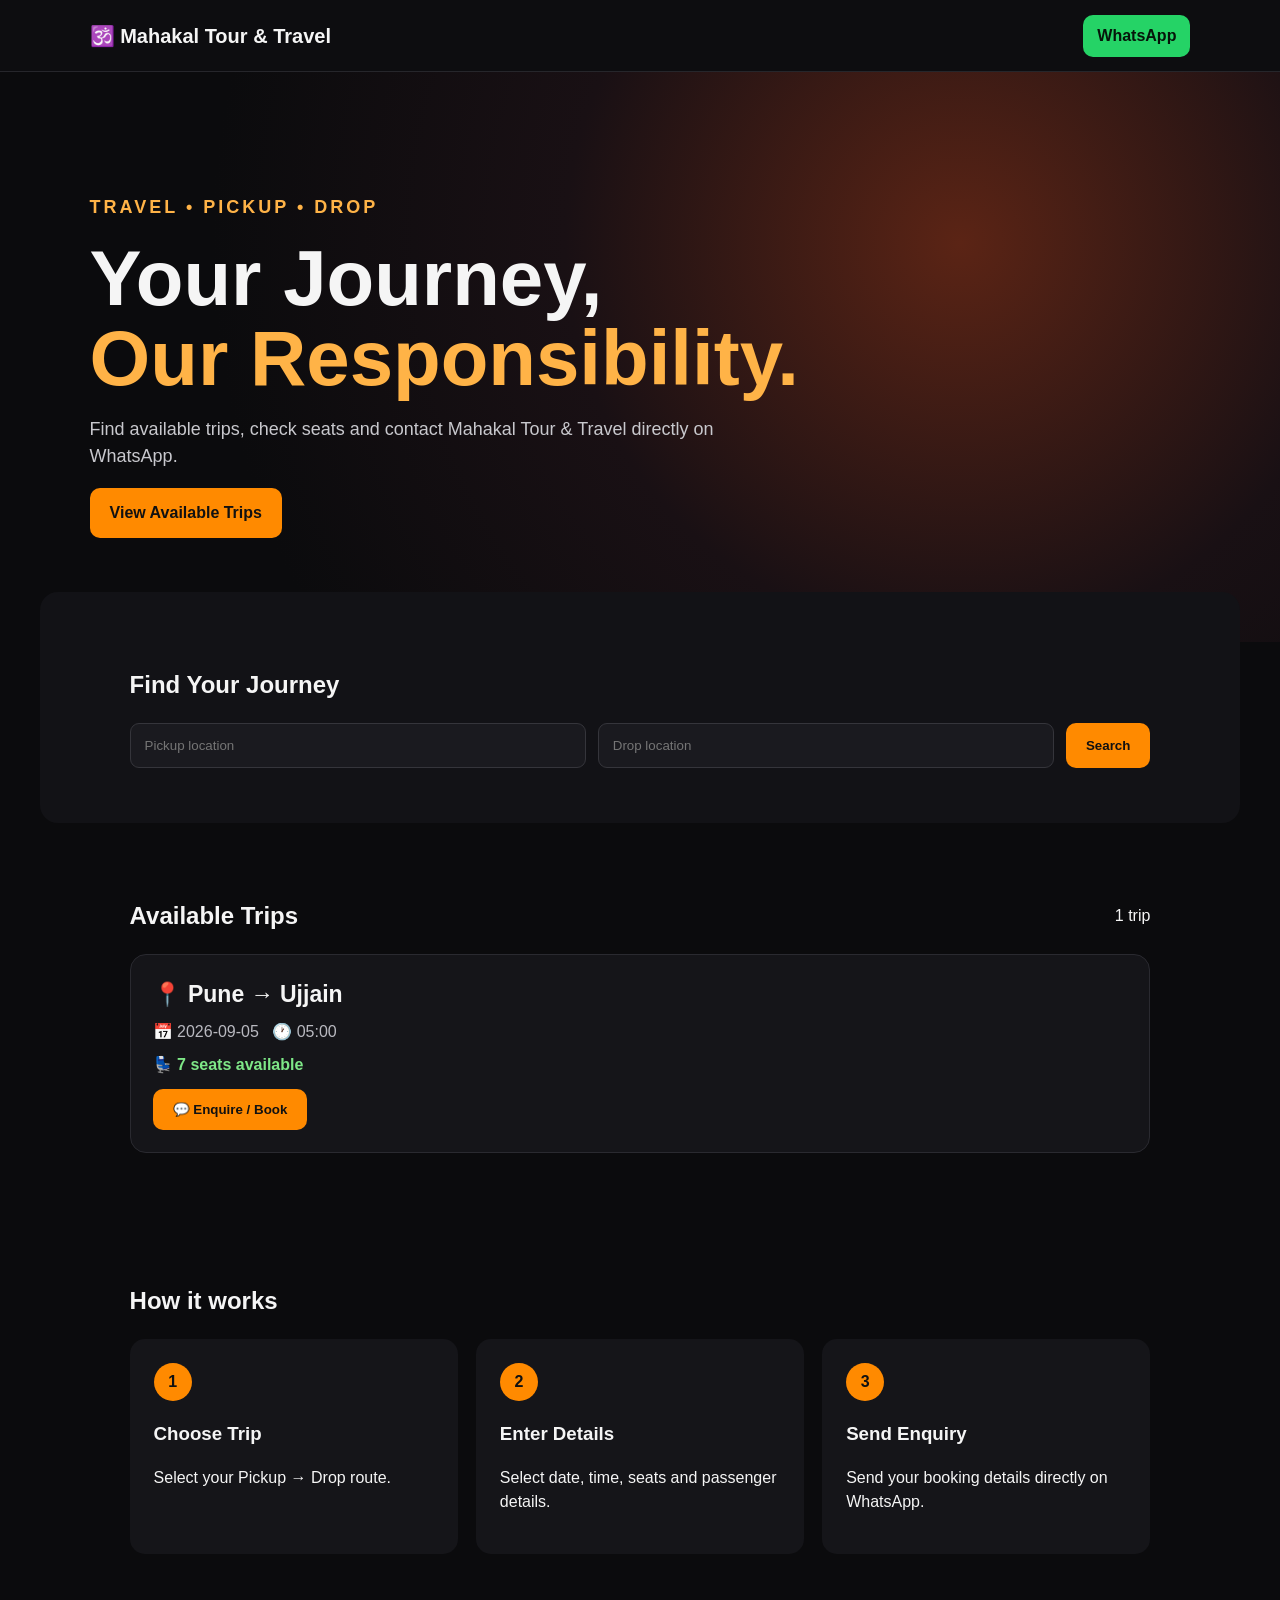
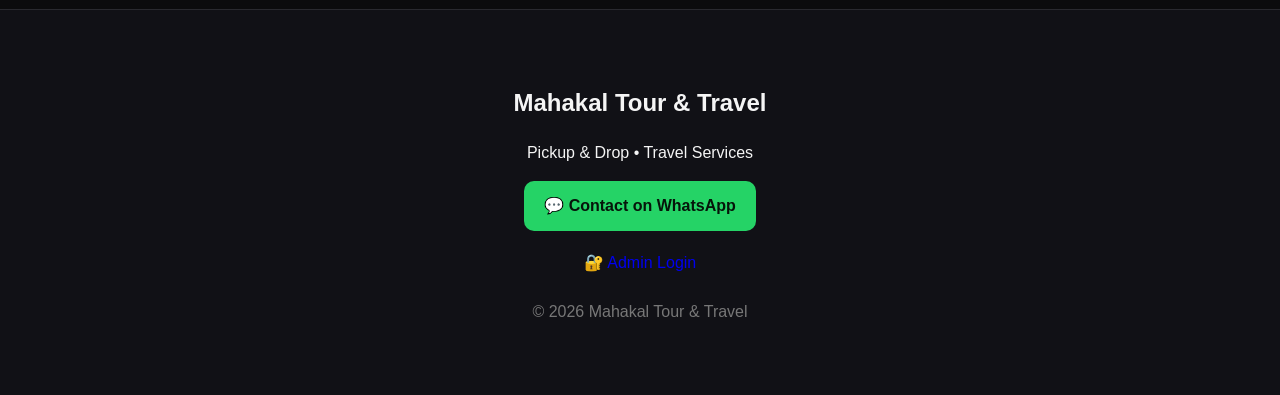
<file: index.html>
<!DOCTYPE html>
<html lang="en">
<head>
<meta charset="UTF-8">
<meta name="viewport" content="width=device-width,initial-scale=1.0">
<title>Mahakal Tour & Travel</title>
<link rel="stylesheet" href="style.css">
</head>
<body>
<header>
<div class="brand">🕉️ Mahakal Tour & Travel</div>
<a class="wa small" href="https://wa.me/919630783154" target="_blank">WhatsApp</a>
</header>
<section class="hero">
<div>
<p class="tag">TRAVEL • PICKUP • DROP</p>
<h1>Your Journey,<br><span>Our Responsibility.</span></h1>
<p>Find available trips, check seats and contact Mahakal Tour & Travel directly on WhatsApp.</p>
<a class="btn" href="#trips">View Available Trips</a>
</div>
</section>
<section class="search">
<h2>Find Your Journey</h2>
<div class="grid">
<input id="fromSearch" placeholder="Pickup location">
<input id="toSearch" placeholder="Drop location">
<button class="btn" onclick="filterTrips()">Search</button>
</div>
</section>
<section id="trips" class="section">
<div class="section-head">
<h2>Available Trips</h2>
<span id="tripCount"></span>
</div>
<div id="tripList" class="cards"></div>
</section>
<div id="bookingModal" class="modal">
<div class="booking-box">
<button class="close" onclick="closeBooking()">×</button>
<h2>🚌 Book Your Trip</h2>
<p class="booking-subtitle">Enter your travel details</p>
<label>👤 Passenger Name</label>
<input id="bookingName" type="text" placeholder="Enter your name">
<label>📱 Passenger Mobile Number</label>
<input id="bookingPhone" type="tel" inputmode="numeric" maxlength="10" placeholder="Enter 10 digit mobile number">
<label>📍 Pickup Point</label>
<select id="bookingFrom"><option value="">Select Pickup Point</option></select>
<label>📍 Drop Point</label>
<select id="bookingTo"><option value="">Select Drop Point</option></select>
<label>📅 Travel Date</label>
<input id="bookingDate" type="date">
<label>🕐 Travel Time</label>
<input id="bookingTime" type="time">
<label>💺 Number of Seats</label>
<select id="bookingSeats"><option value="">Select Seats</option></select>
<button class="btn booking-btn" onclick="sendBooking()">💬 Send Booking Enquiry</button>
</div>
</div>
<section class="how">
<h2>How it works</h2>
<div class="steps">
<div><b>1</b><h3>Choose Trip</h3><p>Select your Pickup → Drop route.</p></div>
<div><b>2</b><h3>Enter Details</h3><p>Select date, time, seats and passenger details.</p></div>
<div><b>3</b><h3>Send Enquiry</h3><p>Send your booking details directly on WhatsApp.</p></div>
</div>
</section>
<footer>
<h2>Mahakal Tour & Travel</h2>
<p>Pickup & Drop • Travel Services</p>
<a class="wa" href="https://wa.me/919630783154" target="_blank">💬 Contact on WhatsApp</a>
<p style="margin-top:20px;"><a href="admin.html" style="text-decoration:none;">🔐 Admin Login</a></p>
<p class="copy">© 2026 Mahakal Tour & Travel</p>
</footer>
<script src="mahakal-script.js"></script>
</body>
</html>
</file>
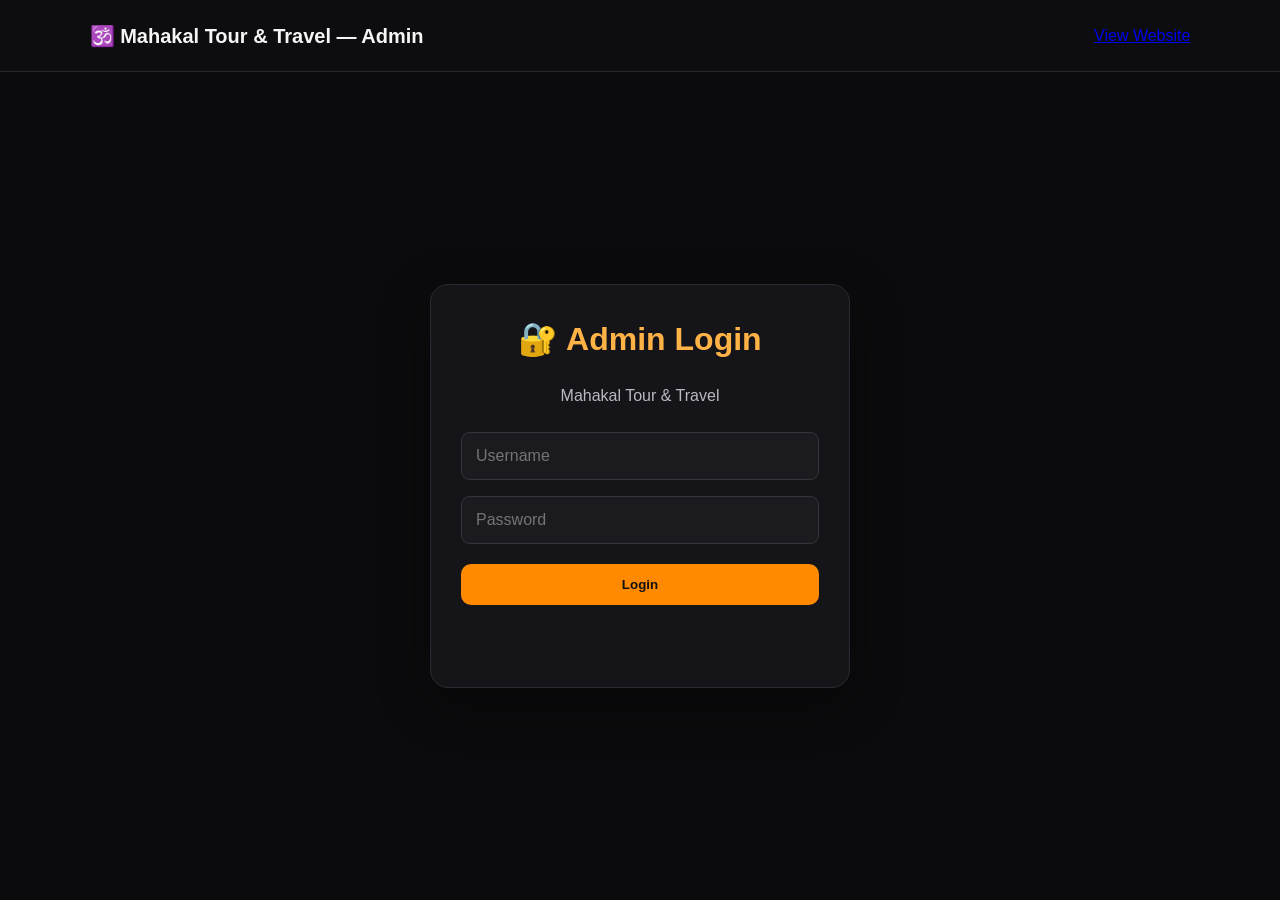
<file: admin.html>
<!DOCTYPE html>
<html lang="en">

<head>

<meta charset="UTF-8">

<meta name="viewport"
      content="width=device-width,initial-scale=1.0">

<title>Mahakal Tour & Travel — Admin</title>

<link rel="stylesheet" href="style.css">

</head>


<body>


<header>

  <div class="brand">
    🕉️ Mahakal Tour & Travel — Admin
  </div>

  <a href="index.html">
    View Website
  </a>

</header>



<!-- =========================
     ADMIN LOGIN
========================= -->

<div id="loginBox" class="admin-login">

  <div class="login-card">

    <h1>🔐 Admin Login</h1>

    <p>
      Mahakal Tour & Travel
    </p>


    <input
      id="adminUsername"
      type="text"
      placeholder="Username"
      autocomplete="username"
    >


    <input
      id="adminPassword"
      type="password"
      placeholder="Password"
      autocomplete="current-password"
    >


    <button
      class="btn"
      onclick="loginAdmin()">

      Login

    </button>


    <p
      id="loginError"
      class="login-error">
    </p>

  </div>

</div>



<!-- =========================
     ADMIN PANEL
========================= -->

<main
  id="adminPanel"
  class="admin"
  style="display:none;">


  <div class="admin-top">

    <div>

      <h1>
        Manage Trips & Bookings
      </h1>

      <p>
        Mahakal Tour & Travel Admin Dashboard
      </p>

    </div>


    <button
      class="btn secondary"
      onclick="logoutAdmin()">

      Logout

    </button>

  </div>



  <!-- =========================
       STATISTICS
  ========================= -->

  <div class="admin-stats">


    <div class="stat-card">

      <span>🚌</span>

      <b id="totalTrips">
        0
      </b>

      <small>
        Total Trips
      </small>

    </div>


    <div class="stat-card">

      <span>💺</span>

      <b id="totalSeats">
        0
      </b>

      <small>
        Available Seats
      </small>

    </div>


    <div class="stat-card">

      <span>📋</span>

      <b id="totalBookings">
        0
      </b>

      <small>
        Total Bookings
      </small>

    </div>


    <div class="stat-card">

      <span>⏳</span>

      <b id="pendingBookings">
        0
      </b>

      <small>
        Pending Bookings
      </small>

    </div>


  </div>



  <p class="notice">

    Manage your trips and passenger bookings
    from this dashboard.

  </p>



  <!-- =========================
       ADD / EDIT TRIP
  ========================= -->

  <h2>
    🚌 Add / Edit Trip
  </h2>


  <form
    id="tripForm"
    class="form">


    <input
      type="hidden"
      id="editId"
    >


    <input
      id="from"
      placeholder="📍 Pickup location"
      required
    >


    <input
      id="to"
      placeholder="📍 Drop location"
      required
    >


    <input
      id="date"
      type="date"
      required
    >


    <input
      id="time"
      type="time"
      required
    >


    <input
      id="seats"
      type="number"
      min="1"
      placeholder="💺 Available seats"
      required
    >


    <input
      id="fare"
      type="number"
      min="0"
      placeholder="💰 Fare per seat (₹)"
    >


    <button
      class="btn"
      type="submit">

      💾 Save Trip

    </button>


    <button
      class="btn secondary"
      type="button"
      onclick="resetForm()">

      Clear

    </button>


  </form>



  <!-- =========================
       TRIPS
  ========================= -->

  <h2>
    🚌 Your Trips
  </h2>


  <div id="adminTrips"></div>



  <!-- =========================
       PASSENGER BOOKINGS
  ========================= -->

  <h2 style="margin-top:50px;">

    📋 Passenger Bookings

  </h2>


  <div id="adminBookings"></div>


</main>



<script>


/* =========================
   SETTINGS
========================= */


const KEY =
  "mahakal_trips_v1";


const BOOKING_KEY =
  "mahakal_bookings";


const ADMIN_USERNAME =
  "kiran_jadhav47";


const ADMIN_PASSWORD =
  "@papaji1982";


const BUSINESS_WHATSAPP =
  "919630783154";



/* =========================
   LOGIN
========================= */


function loginAdmin() {


  const username =
    document
      .getElementById("adminUsername")
      .value
      .trim();


  const password =
    document
      .getElementById("adminPassword")
      .value;


  const error =
    document
      .getElementById("loginError");


  if (
    username === ADMIN_USERNAME &&
    password === ADMIN_PASSWORD
  ) {


    sessionStorage.setItem(
      "mahakal_admin_login",
      "true"
    );


    document
      .getElementById("loginBox")
      .style.display = "none";


    document
      .getElementById("adminPanel")
      .style.display = "block";


    render();


    renderBookings();


  } else {


    error.textContent =
      "❌ Incorrect username or password";


  }

}



/* =========================
   ENTER KEY LOGIN
========================= */


document.addEventListener(
  "keydown",
  function(e) {

    if (
      e.key === "Enter" &&
      document
        .getElementById("loginBox")
        .style.display !== "none"
    ) {

      loginAdmin();

    }

  }
);



/* =========================
   LOGOUT
========================= */


function logoutAdmin() {


  sessionStorage.removeItem(
    "mahakal_admin_login"
  );


  location.reload();

}



/* =========================
   CHECK LOGIN
========================= */


function checkLogin() {


  const loggedIn =
    sessionStorage.getItem(
      "mahakal_admin_login"
    );


  if (loggedIn === "true") {


    document
      .getElementById("loginBox")
      .style.display = "none";


    document
      .getElementById("adminPanel")
      .style.display = "block";


    render();


    renderBookings();

  }

}



/* =========================
   TRIP DATA
========================= */


function getTrips() {


  return JSON.parse(
    localStorage.getItem(KEY) || "[]"
  );


}



function saveTrips(trips) {


  localStorage.setItem(
    KEY,
    JSON.stringify(trips)
  );


}



/* =========================
   BOOKING DATA
========================= */


function getBookings() {


  return JSON.parse(
    localStorage.getItem(
      BOOKING_KEY
    ) || "[]"
  );


}



function saveBookings(bookings) {


  localStorage.setItem(
    BOOKING_KEY,
    JSON.stringify(bookings)
  );


}



/* =========================
   RESET FORM
========================= */


function resetForm() {


  document
    .getElementById("tripForm")
    .reset();


  document
    .getElementById("editId")
    .value = "";


}



/* =========================
   SAVE TRIP
========================= */


document
  .getElementById("tripForm")
  .addEventListener(
    "submit",
    function(e) {


      e.preventDefault();


      let trips =
        getTrips();


      const id =
        document
          .getElementById("editId")
          .value ||
        Date.now().toString();


      const obj = {


        id: id,


        from:
          document
            .getElementById("from")
            .value
            .trim(),


        to:
          document
            .getElementById("to")
            .value
            .trim(),


        date:
          document
            .getElementById("date")
            .value,


        time:
          document
            .getElementById("time")
            .value,


        seats:
          Number(
            document
              .getElementById("seats")
              .value
          ),


        fare:
          Number(
            document
              .getElementById("fare")
              .value || 0
          )


      };


      const index =
        trips.findIndex(
          x => x.id === id
        );


      if (index >= 0) {

        trips[index] = obj;

      } else {

        trips.push(obj);

      }


      saveTrips(trips);


      resetForm();


      render();


    }
  );



/* =========================
   RENDER TRIPS
========================= */


function render() {


  const trips =
    getTrips();


  const box =
    document
      .getElementById(
        "adminTrips"
      );


  document
    .getElementById(
      "totalTrips"
    )
    .textContent =
    trips.length;


  document
    .getElementById(
      "totalSeats"
    )
    .textContent =
    trips.reduce(
      (total, trip) =>
        total +
        Number(
          trip.seats || 0
        ),
      0
    );


  box.innerHTML =
    trips.length


      ? trips.map(
          t => `

      <div class="adminrow">

        <div>

          <b>
            📍 ${t.from} → ${t.to}
          </b>

          <br>

          📅 ${t.date}

          &nbsp; • &nbsp;

          🕐 ${t.time}

          <br>

          💺 ${t.seats} seats

          ${
            t.fare
              ? ` • 💰 ₹${t.fare}/seat`
              : ""
          }

        </div>


        <div>

          <button
            onclick="editTrip('${t.id}')">

            ✏️ Edit

          </button>


          <button
            onclick="delTrip('${t.id}')">

            🗑️ Delete

          </button>

        </div>

      </div>

    `
        ).join("")


      : "<p>No trips added yet.</p>";


  renderBookings();

}



/* =========================
   EDIT TRIP
========================= */


function editTrip(id) {


  const t =
    getTrips().find(
      x => x.id === id
    );


  if (!t) return;


  document
    .getElementById("editId")
    .value = t.id;


  document
    .getElementById("from")
    .value = t.from;


  document
    .getElementById("to")
    .value = t.to;


  document
    .getElementById("date")
    .value = t.date;


  document
    .getElementById("time")
    .value = t.time;


  document
    .getElementById("seats")
    .value = t.seats;


  document
    .getElementById("fare")
    .value =
    t.fare || "";


  window.scrollTo({
    top: 0,
    behavior: "smooth"
  });


}



/* =========================
   DELETE TRIP
========================= */


function delTrip(id) {


  if (
    confirm(
      "Are you sure you want to delete this trip?"
    )
  ) {


    saveTrips(
      getTrips().filter(
        x => x.id !== id
      )
    );


    render();

  }

}



/* =========================
   RENDER BOOKINGS
========================= */


function renderBookings() {


  const bookings =
    getBookings();


  const box =
    document
      .getElementById(
        "adminBookings"
      );


  const total =
    document
      .getElementById(
        "totalBookings"
      );


  const pending =
    document
      .getElementById(
        "pendingBookings"
      );


  if (!box) return;


  total.textContent =
    bookings.length;


  pending.textContent =
    bookings.filter(
      b =>
        b.status === "Pending"
    ).length;


  box.innerHTML =
    bookings.length


      ? bookings
          .slice()
          .reverse()
          .map(
            b => `

      <div class="adminrow">

        <div>

          <b>
            👤 ${b.name}
          </b>

          <br>

          📱 ${b.phone}

          <br>

          📍 ${b.from}
          → ${b.to}

          <br>

          📅 ${b.date}

          &nbsp; • &nbsp;

          🕐 ${b.time}

          <br>

          💺 ${b.seats} seats

          <br>

          <b>
            Status:
            ${b.status}
          </b>

        </div>


        <div>

          ${
            b.status === "Pending"

              ? `

                <button
                  onclick="confirmBooking('${b.id}')">

                  ✅ Confirm

                </button>

                <button
                  onclick="cancelBooking('${b.id}')">

                  ❌ Cancel

                </button>

              `

              : ""

          }


          <button
            onclick="deleteBooking('${b.id}')">

            🗑️ Delete

          </button>

        </div>

      </div>

    `
          )
          .join("")


      : "<p>No passenger bookings yet.</p>";

}



/* =========================
   CONFIRM BOOKING
========================= */


function confirmBooking(id) {


  const bookings =
    getBookings();


  const index =
    bookings.findIndex(
      b => b.id === id
    );


  if (index === -1)
    return;


  const b =
    bookings[index];


  b.status =
    "Confirmed";


  saveBookings(
    bookings
  );


  renderBookings();


  sendConfirmationWhatsApp(b);

}



/* =========================
   CANCEL BOOKING
========================= */


function cancelBooking(id) {


  const bookings =
    getBookings();


  const index =
    bookings.findIndex(
      b => b.id === id
    );


  if (index === -1)
    return;


  bookings[index].status =
    "Cancelled";


  saveBookings(
    bookings
  );


  renderBookings();


}



/* =========================
   DELETE BOOKING
========================= */


function deleteBooking(id) {


  if (
    !confirm(
      "Delete this booking?"
    )
  )
    return;


  saveBookings(
    getBookings().filter(
      b => b.id !== id
    )
  );


  renderBookings();

}



/* =========================
   CONFIRMATION WHATSAPP
========================= */


function sendConfirmationWhatsApp(b) {


  const message =
`🎉 Booking Confirmed!

Hello ${b.name},

Your booking with Mahakal Tour & Travel has been confirmed.

📍 Pickup: ${b.from}
📍 Drop: ${b.to}
📅 Date: ${b.date}
🕐 Time: ${b.time}
💺 Seats: ${b.seats}
📱 Passenger Mobile: ${b.phone}

🙏 Thank you for booking with Mahakal Tour & Travel.

Thank you for choosing Mahakal Tour & Travel!`;


  const url =
    "https://wa.me/" +
    b.phone +
    "?text=" +
    encodeURIComponent(
      message
    );


  window.open(
    url,
    "_blank"
  );

}



/* =========================
   START
========================= */


checkLogin();

</script>


</body>

</html>
</file>
<file: style.css>
*{box-sizing:border-box}

body{
margin:0;
font-family:Arial,Helvetica,sans-serif;
background:#0b0b0d;
color:#f5f5f5;
line-height:1.5
}

header{
height:72px;
display:flex;
align-items:center;
justify-content:space-between;
padding:0 7%;
border-bottom:1px solid #26262b;
background:#0d0d10;
position:sticky;
top:0;
z-index:5
}

.brand{
font-weight:800;
font-size:20px
}

.hero{
min-height:570px;
padding:90px 7%;
display:flex;
align-items:center;
background:radial-gradient(circle at 75% 30%,#5b2415 0,#191014 38%,#0b0b0d 72%)
}

.hero h1{
font-size:clamp(44px,7vw,78px);
line-height:1.02;
margin:12px 0
}

.hero h1 span{
color:#ffb347
}

.hero p{
max-width:650px;
color:#c8c8cd;
font-size:18px
}

.tag{
letter-spacing:3px;
color:#ffb347!important;
font-weight:700
}

.btn,.wa{
display:inline-block;
background:#ff8a00;
color:#111;
text-decoration:none;
border:0;
border-radius:10px;
padding:13px 20px;
font-weight:800;
cursor:pointer
}

.wa{
background:#25d366;
color:#06150a
}

.small{
padding:9px 14px
}

.search,.section,.how,.admin{
padding:55px 7%;
max-width:1200px;
margin:auto
}

.search{
background:#121216;
border-radius:18px;
margin-top:-50px;
position:relative
}

.grid{
display:grid;
grid-template-columns:1fr 1fr auto;
gap:12px
}

.grid input,.form input{
width:100%;
padding:14px;
border-radius:9px;
border:1px solid #35353b;
background:#1a1a1f;
color:white
}

.section-head{
display:flex;
justify-content:space-between;
align-items:center
}

.cards{
display:grid;
grid-template-columns:repeat(auto-fit,minmax(280px,1fr));
gap:18px
}

.card{
background:#151519;
border:1px solid #2a2a30;
border-radius:16px;
padding:22px
}

.route{
font-size:23px;
font-weight:800
}

.meta{
color:#b9b9c0;
margin:9px 0
}

.seats{
color:#7ee787;
font-weight:700
}

.card .btn{
margin-top:12px
}

.steps{
display:grid;
grid-template-columns:repeat(3,1fr);
gap:18px
}

.steps>div{
background:#151519;
padding:24px;
border-radius:15px
}

.steps b{
display:grid;
place-items:center;
width:38px;
height:38px;
border-radius:50%;
background:#ff8a00;
color:#111
}

footer{
text-align:center;
padding:55px 7%;
background:#111116;
border-top:1px solid #29292f
}

.copy{
color:#777;
margin-top:25px
}

.form{
display:grid;
grid-template-columns:1fr 1fr;
gap:12px;
background:#151519;
padding:20px;
border-radius:15px;
margin-bottom:35px
}

.form .btn{
margin-top:4px
}

.secondary{
background:#333;
color:white
}

.notice{
background:#17171c;
padding:14px;
border-left:4px solid #ff8a00;
border-radius:8px;
color:#ccc
}

.adminrow{
display:flex;
justify-content:space-between;
gap:15px;
align-items:center;
background:#151519;
padding:16px;
margin:10px 0;
border-radius:12px
}

.adminrow button{
padding:8px 12px;
cursor:pointer;
border:0;
border-radius:8px;
background:#333;
color:white
}

.adminrow button:hover{
background:#ff8a00;
color:#111
}


/* =========================
BOOKING FORM
========================= */

.modal{
display:none;
position:fixed;
z-index:9999;
left:0;
top:0;
width:100%;
height:100%;
background:rgba(0,0,0,0.78);
align-items:center;
justify-content:center;
padding:15px
}

.booking-box{
background:#151519;
color:#f5f5f5;
width:100%;
max-width:450px;
max-height:90vh;
overflow-y:auto;
border:1px solid #303038;
border-radius:18px;
padding:25px;
box-shadow:0 15px 50px rgba(0,0,0,0.5);
position:relative
}

.booking-box h2{
margin-top:0;
color:#ffb347
}

.booking-subtitle{
color:#b9b9c0;
margin-bottom:20px
}

.booking-box label{
display:block;
margin-top:14px;
margin-bottom:6px;
font-weight:bold
}

.booking-box input,
.booking-box select{
width:100%;
padding:13px;
border:1px solid #35353b;
border-radius:9px;
background:#1a1a1f;
color:white;
box-sizing:border-box;
font-size:16px
}

.booking-box input:focus,
.booking-box select:focus{
outline:none;
border-color:#ff8a00
}

.booking-btn{
width:100%;
margin-top:22px;
border:none;
font-size:16px
}

.close{
position:absolute;
right:15px;
top:8px;
border:none;
background:none;
color:white;
font-size:32px;
cursor:pointer;
line-height:1
}

.close:hover{
color:#ff8a00
}


/* =========================
ADMIN LOGIN
========================= */

.admin-login{
min-height:calc(100vh - 72px);
display:flex;
align-items:center;
justify-content:center;
padding:30px 5%
}

.login-card{
width:100%;
max-width:420px;
background:#151519;
border:1px solid #2a2a30;
border-radius:18px;
padding:30px;
text-align:center;
box-shadow:0 15px 50px rgba(0,0,0,0.4)
}

.login-card h1{
margin-top:0;
color:#ffb347
}

.login-card p{
color:#b9b9c0
}

.login-card input{
width:100%;
padding:14px;
margin:8px 0;
border-radius:9px;
border:1px solid #35353b;
background:#1a1a1f;
color:white;
box-sizing:border-box;
font-size:16px
}

.login-card input:focus{
outline:none;
border-color:#ff8a00
}

.login-card .btn{
width:100%;
margin-top:12px
}

.login-error{
color:#ff6b6b!important;
min-height:20px
}


/* =========================
ADMIN DASHBOARD
========================= */

.admin-top{
display:flex;
justify-content:space-between;
align-items:center;
gap:20px;
margin-bottom:25px
}

.admin-top p{
color:#b9b9c0
}

.admin-stats{
display:grid;
grid-template-columns:repeat(2,1fr);
gap:18px;
margin:25px 0
}

.stat-card{
background:#151519;
border:1px solid #2a2a30;
border-radius:16px;
padding:22px;
display:flex;
flex-direction:column;
gap:5px
}

.stat-card span{
font-size:25px
}

.stat-card b{
font-size:30px;
color:#ffb347
}

.stat-card small{
color:#b9b9c0
}


/* =========================
MOBILE
========================= */

@media(max-width:700px){

header{
padding:0 4%
}

.hero{
padding:70px 5%;
min-height:500px
}

.search,.section,.how,.admin{
padding:40px 5%
}

.grid,.form{
grid-template-columns:1fr
}

.steps{
grid-template-columns:1fr
}

.brand{
font-size:16px
}

.adminrow{
align-items:flex-start;
flex-direction:column
}

.admin-top{
align-items:flex-start;
flex-direction:column
}

.admin-stats{
grid-template-columns:1fr
}

.login-card{
padding:22px
}

.booking-box{
padding:20px;
max-height:92vh
}

}
</file>
